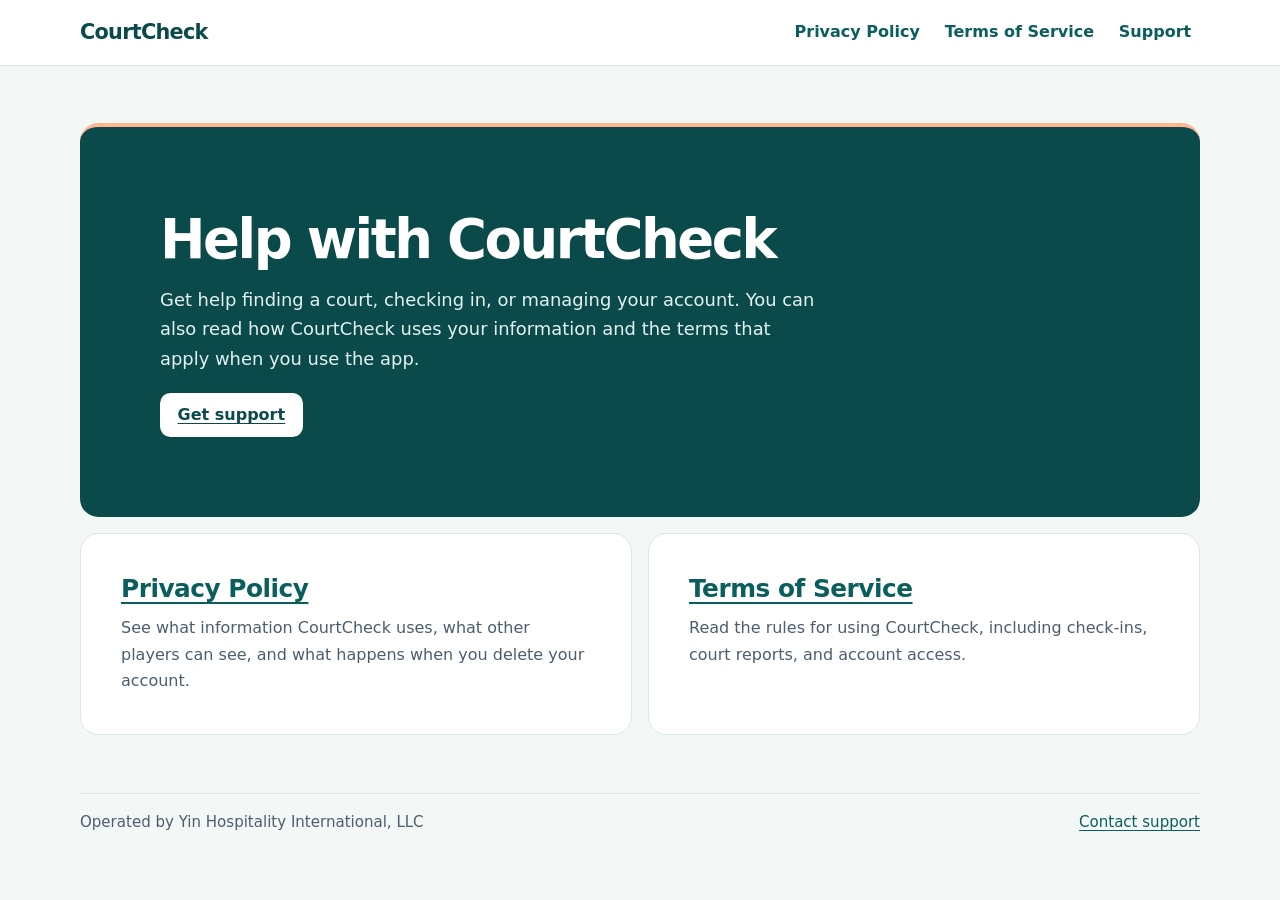
<file: index.html>
<!doctype html>
<html lang="en">
<head>
  <meta charset="utf-8">
  <meta name="viewport" content="width=device-width, initial-scale=1">
  <meta name="description" content="Get help with CourtCheck and read the CourtCheck Privacy Policy and Terms of Service.">
  <title>CourtCheck | Help and legal information</title>
  <link rel="stylesheet" href="./assets/style.css">
</head>
<body>
  <a class="skip-link" href="#main">Skip to content</a>
  <header class="site-header">
    <div class="shell masthead">
      <a class="brand" href="./" aria-current="page">CourtCheck</a>
      <nav aria-label="Main navigation">
        <a href="./privacy/">Privacy Policy</a>
        <a href="./terms/">Terms of Service</a>
        <a href="./support/">Support</a>
      </nav>
    </div>
  </header>
  <main id="main" class="shell home">
    <section class="hero">
      <h1>Help with CourtCheck</h1>
      <p>Get help finding a court, checking in, or managing your account. You can also read how CourtCheck uses your information and the terms that apply when you use the app.</p>
      <a class="button button-light" href="./support/">Get support</a>
    </section>
    <div class="summary-grid">
      <section class="panel summary">
        <h2><a href="./privacy/">Privacy Policy</a></h2>
        <p>See what information CourtCheck uses, what other players can see, and what happens when you delete your account.</p>
      </section>
      <section class="panel summary">
        <h2><a href="./terms/">Terms of Service</a></h2>
        <p>Read the rules for using CourtCheck, including check-ins, court reports, and account access.</p>
      </section>
    </div>
  </main>
  <footer class="shell site-footer">
    <p>Operated by Yin Hospitality International, LLC</p>
    <p><a href="./support/">Contact support</a></p>
  </footer>
</body>
</html>
</file>
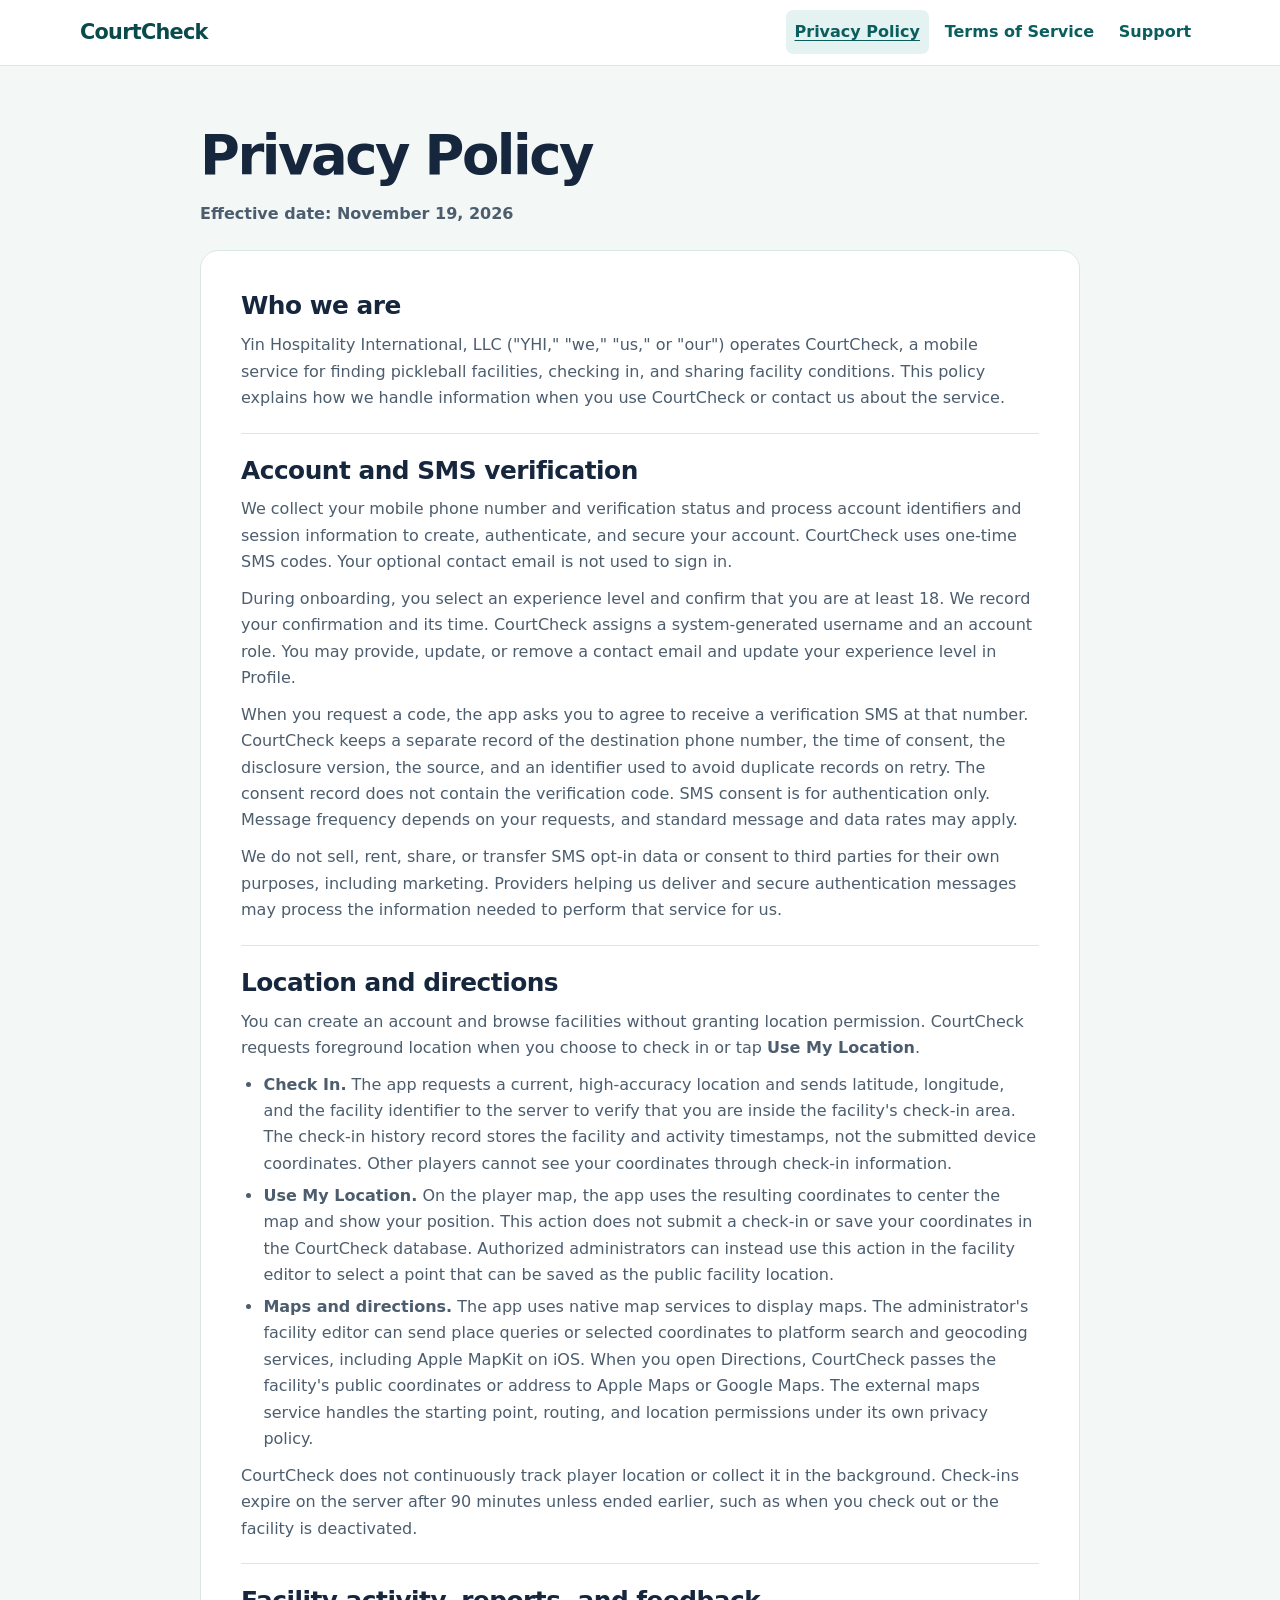
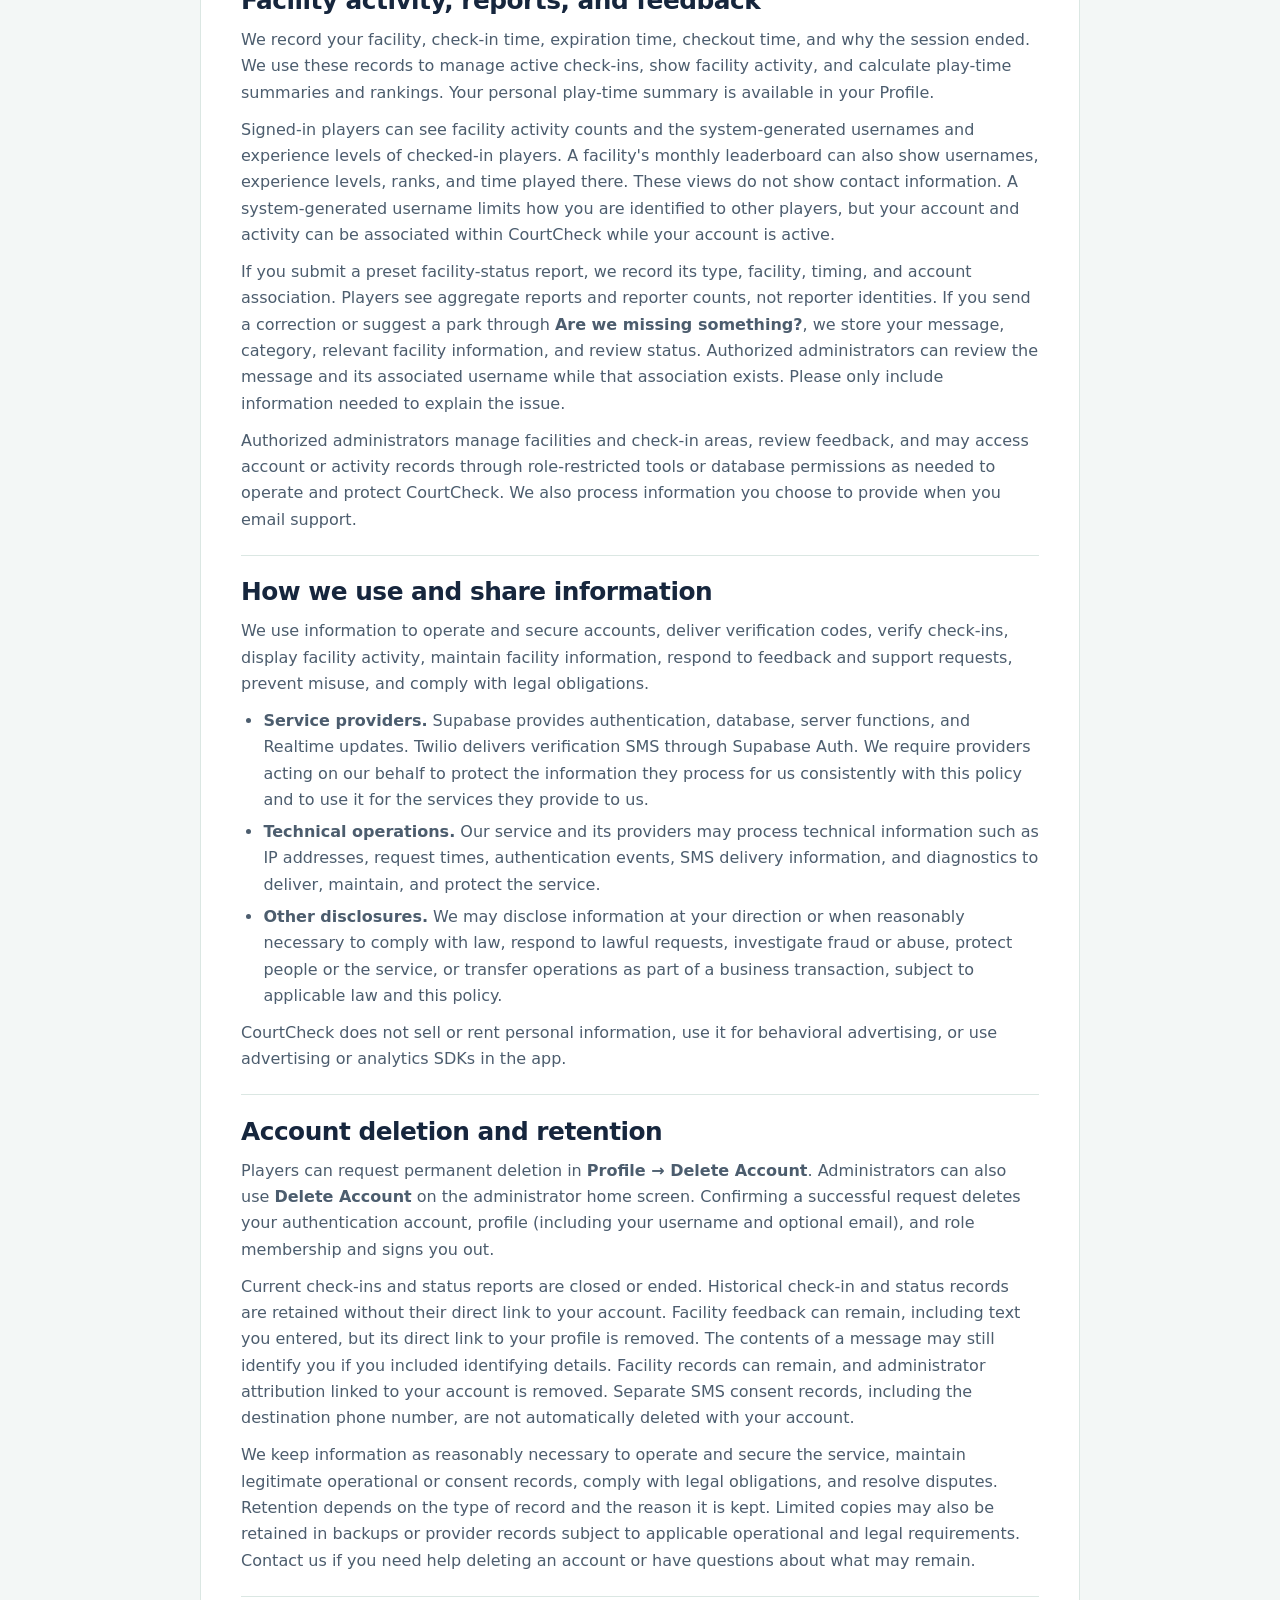
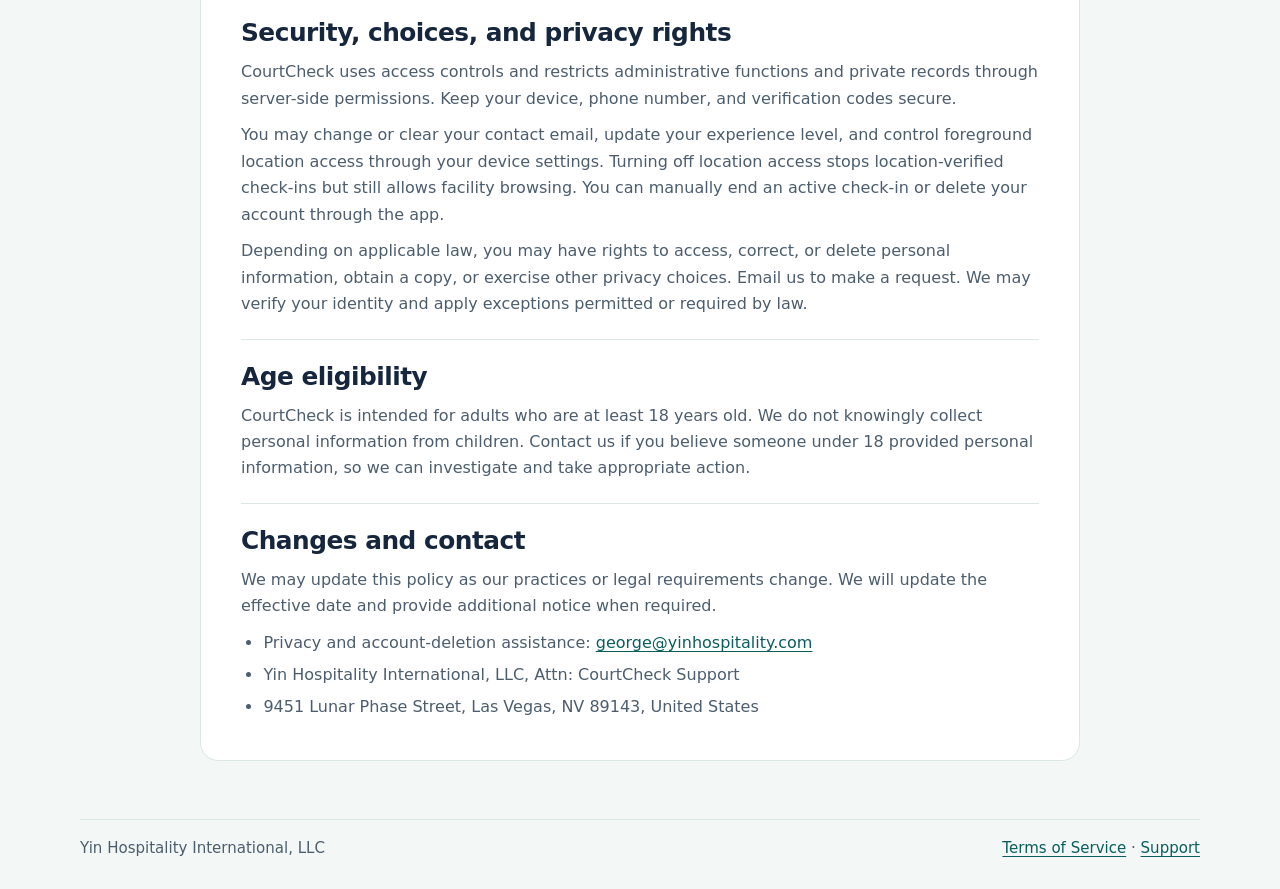
<file: privacy/index.html>
<!doctype html>
<!-- Generated by scripts/generate-legal.mjs. Edit the source document. -->
<html lang="en">
<head>
  <meta charset="utf-8">
  <meta name="viewport" content="width=device-width, initial-scale=1">
  <meta name="description" content="How CourtCheck collects, uses, and protects your information and how to exercise your privacy choices.">
  <title>Privacy Policy | CourtCheck</title>
  <link rel="stylesheet" href="../assets/style.css">
</head>
<body>
  <a class="skip-link" href="#main">Skip to content</a>
  <header class="site-header">
    <div class="shell masthead">
      <a class="brand" href="../">CourtCheck</a>
      <nav aria-label="Main navigation">
        <a href="../privacy/" aria-current="page">Privacy Policy</a>
        <a href="../terms/">Terms of Service</a>
        <a href="../support/">Support</a>
      </nav>
    </div>
  </header>
  <main id="main" class="shell document">
    <div class="page-heading">
      <h1>Privacy Policy</h1>
      <p class="effective-date">Effective date: November 19, 2026</p>
    </div>
    <article class="panel prose" aria-label="Privacy Policy">
        <section>
          <h2>Who we are</h2>
          <p>Yin Hospitality International, LLC (&quot;YHI,&quot; &quot;we,&quot; &quot;us,&quot; or &quot;our&quot;) operates CourtCheck, a mobile service for finding pickleball facilities, checking in, and sharing facility conditions. This policy explains how we handle information when you use CourtCheck or contact us about the service.</p>
        </section>
        <section>
          <h2>Account and SMS verification</h2>
          <p>We collect your mobile phone number and verification status and process account identifiers and session information to create, authenticate, and secure your account. CourtCheck uses one-time SMS codes. Your optional contact email is not used to sign in.</p>
          <p>During onboarding, you select an experience level and confirm that you are at least 18. We record your confirmation and its time. CourtCheck assigns a system-generated username and an account role. You may provide, update, or remove a contact email and update your experience level in Profile.</p>
          <p>When you request a code, the app asks you to agree to receive a verification SMS at that number. CourtCheck keeps a separate record of the destination phone number, the time of consent, the disclosure version, the source, and an identifier used to avoid duplicate records on retry. The consent record does not contain the verification code. SMS consent is for authentication only. Message frequency depends on your requests, and standard message and data rates may apply.</p>
          <p>We do not sell, rent, share, or transfer SMS opt-in data or consent to third parties for their own purposes, including marketing. Providers helping us deliver and secure authentication messages may process the information needed to perform that service for us.</p>
        </section>
        <section>
          <h2>Location and directions</h2>
          <p>You can create an account and browse facilities without granting location permission. CourtCheck requests foreground location when you choose to check in or tap <strong>Use My Location</strong>.</p>
          <ul>
            <li><strong>Check In.</strong> The app requests a current, high-accuracy location and sends latitude, longitude, and the facility identifier to the server to verify that you are inside the facility&#39;s check-in area. The check-in history record stores the facility and activity timestamps, not the submitted device coordinates. Other players cannot see your coordinates through check-in information.</li>
            <li><strong>Use My Location.</strong> On the player map, the app uses the resulting coordinates to center the map and show your position. This action does not submit a check-in or save your coordinates in the CourtCheck database. Authorized administrators can instead use this action in the facility editor to select a point that can be saved as the public facility location.</li>
            <li><strong>Maps and directions.</strong> The app uses native map services to display maps. The administrator&#39;s facility editor can send place queries or selected coordinates to platform search and geocoding services, including Apple MapKit on iOS. When you open Directions, CourtCheck passes the facility&#39;s public coordinates or address to Apple Maps or Google Maps. The external maps service handles the starting point, routing, and location permissions under its own privacy policy.</li>
          </ul>
          <p>CourtCheck does not continuously track player location or collect it in the background. Check-ins expire on the server after 90 minutes unless ended earlier, such as when you check out or the facility is deactivated.</p>
        </section>
        <section>
          <h2>Facility activity, reports, and feedback</h2>
          <p>We record your facility, check-in time, expiration time, checkout time, and why the session ended. We use these records to manage active check-ins, show facility activity, and calculate play-time summaries and rankings. Your personal play-time summary is available in your Profile.</p>
          <p>Signed-in players can see facility activity counts and the system-generated usernames and experience levels of checked-in players. A facility&#39;s monthly leaderboard can also show usernames, experience levels, ranks, and time played there. These views do not show contact information. A system-generated username limits how you are identified to other players, but your account and activity can be associated within CourtCheck while your account is active.</p>
          <p>If you submit a preset facility-status report, we record its type, facility, timing, and account association. Players see aggregate reports and reporter counts, not reporter identities. If you send a correction or suggest a park through <strong>Are we missing something?</strong>, we store your message, category, relevant facility information, and review status. Authorized administrators can review the message and its associated username while that association exists. Please only include information needed to explain the issue.</p>
          <p>Authorized administrators manage facilities and check-in areas, review feedback, and may access account or activity records through role-restricted tools or database permissions as needed to operate and protect CourtCheck. We also process information you choose to provide when you email support.</p>
        </section>
        <section>
          <h2>How we use and share information</h2>
          <p>We use information to operate and secure accounts, deliver verification codes, verify check-ins, display facility activity, maintain facility information, respond to feedback and support requests, prevent misuse, and comply with legal obligations.</p>
          <ul>
            <li><strong>Service providers.</strong> Supabase provides authentication, database, server functions, and Realtime updates. Twilio delivers verification SMS through Supabase Auth. We require providers acting on our behalf to protect the information they process for us consistently with this policy and to use it for the services they provide to us.</li>
            <li><strong>Technical operations.</strong> Our service and its providers may process technical information such as IP addresses, request times, authentication events, SMS delivery information, and diagnostics to deliver, maintain, and protect the service.</li>
            <li><strong>Other disclosures.</strong> We may disclose information at your direction or when reasonably necessary to comply with law, respond to lawful requests, investigate fraud or abuse, protect people or the service, or transfer operations as part of a business transaction, subject to applicable law and this policy.</li>
          </ul>
          <p>CourtCheck does not sell or rent personal information, use it for behavioral advertising, or use advertising or analytics SDKs in the app.</p>
        </section>
        <section>
          <h2>Account deletion and retention</h2>
          <p>Players can request permanent deletion in <strong>Profile → Delete Account</strong>. Administrators can also use <strong>Delete Account</strong> on the administrator home screen. Confirming a successful request deletes your authentication account, profile (including your username and optional email), and role membership and signs you out.</p>
          <p>Current check-ins and status reports are closed or ended. Historical check-in and status records are retained without their direct link to your account. Facility feedback can remain, including text you entered, but its direct link to your profile is removed. The contents of a message may still identify you if you included identifying details. Facility records can remain, and administrator attribution linked to your account is removed. Separate SMS consent records, including the destination phone number, are not automatically deleted with your account.</p>
          <p>We keep information as reasonably necessary to operate and secure the service, maintain legitimate operational or consent records, comply with legal obligations, and resolve disputes. Retention depends on the type of record and the reason it is kept. Limited copies may also be retained in backups or provider records subject to applicable operational and legal requirements. Contact us if you need help deleting an account or have questions about what may remain.</p>
        </section>
        <section>
          <h2>Security, choices, and privacy rights</h2>
          <p>CourtCheck uses access controls and restricts administrative functions and private records through server-side permissions. Keep your device, phone number, and verification codes secure.</p>
          <p>You may change or clear your contact email, update your experience level, and control foreground location access through your device settings. Turning off location access stops location-verified check-ins but still allows facility browsing. You can manually end an active check-in or delete your account through the app.</p>
          <p>Depending on applicable law, you may have rights to access, correct, or delete personal information, obtain a copy, or exercise other privacy choices. Email us to make a request. We may verify your identity and apply exceptions permitted or required by law.</p>
        </section>
        <section>
          <h2>Age eligibility</h2>
          <p>CourtCheck is intended for adults who are at least 18 years old. We do not knowingly collect personal information from children. Contact us if you believe someone under 18 provided personal information, so we can investigate and take appropriate action.</p>
        </section>
        <section>
          <h2>Changes and contact</h2>
          <p>We may update this policy as our practices or legal requirements change. We will update the effective date and provide additional notice when required.</p>
          <ul>
            <li>Privacy and account-deletion assistance: <a href="mailto:george@yinhospitality.com">george@yinhospitality.com</a></li>
            <li>Yin Hospitality International, LLC, Attn: CourtCheck Support</li>
            <li>9451 Lunar Phase Street, Las Vegas, NV 89143, United States</li>
          </ul>
        </section>
    </article>
  </main>
  <footer class="shell site-footer">
    <p>Yin Hospitality International, LLC</p>
    <p><a href="../terms/">Terms of Service</a> · <a href="../support/">Support</a></p>
  </footer>
</body>
</html>
</file>
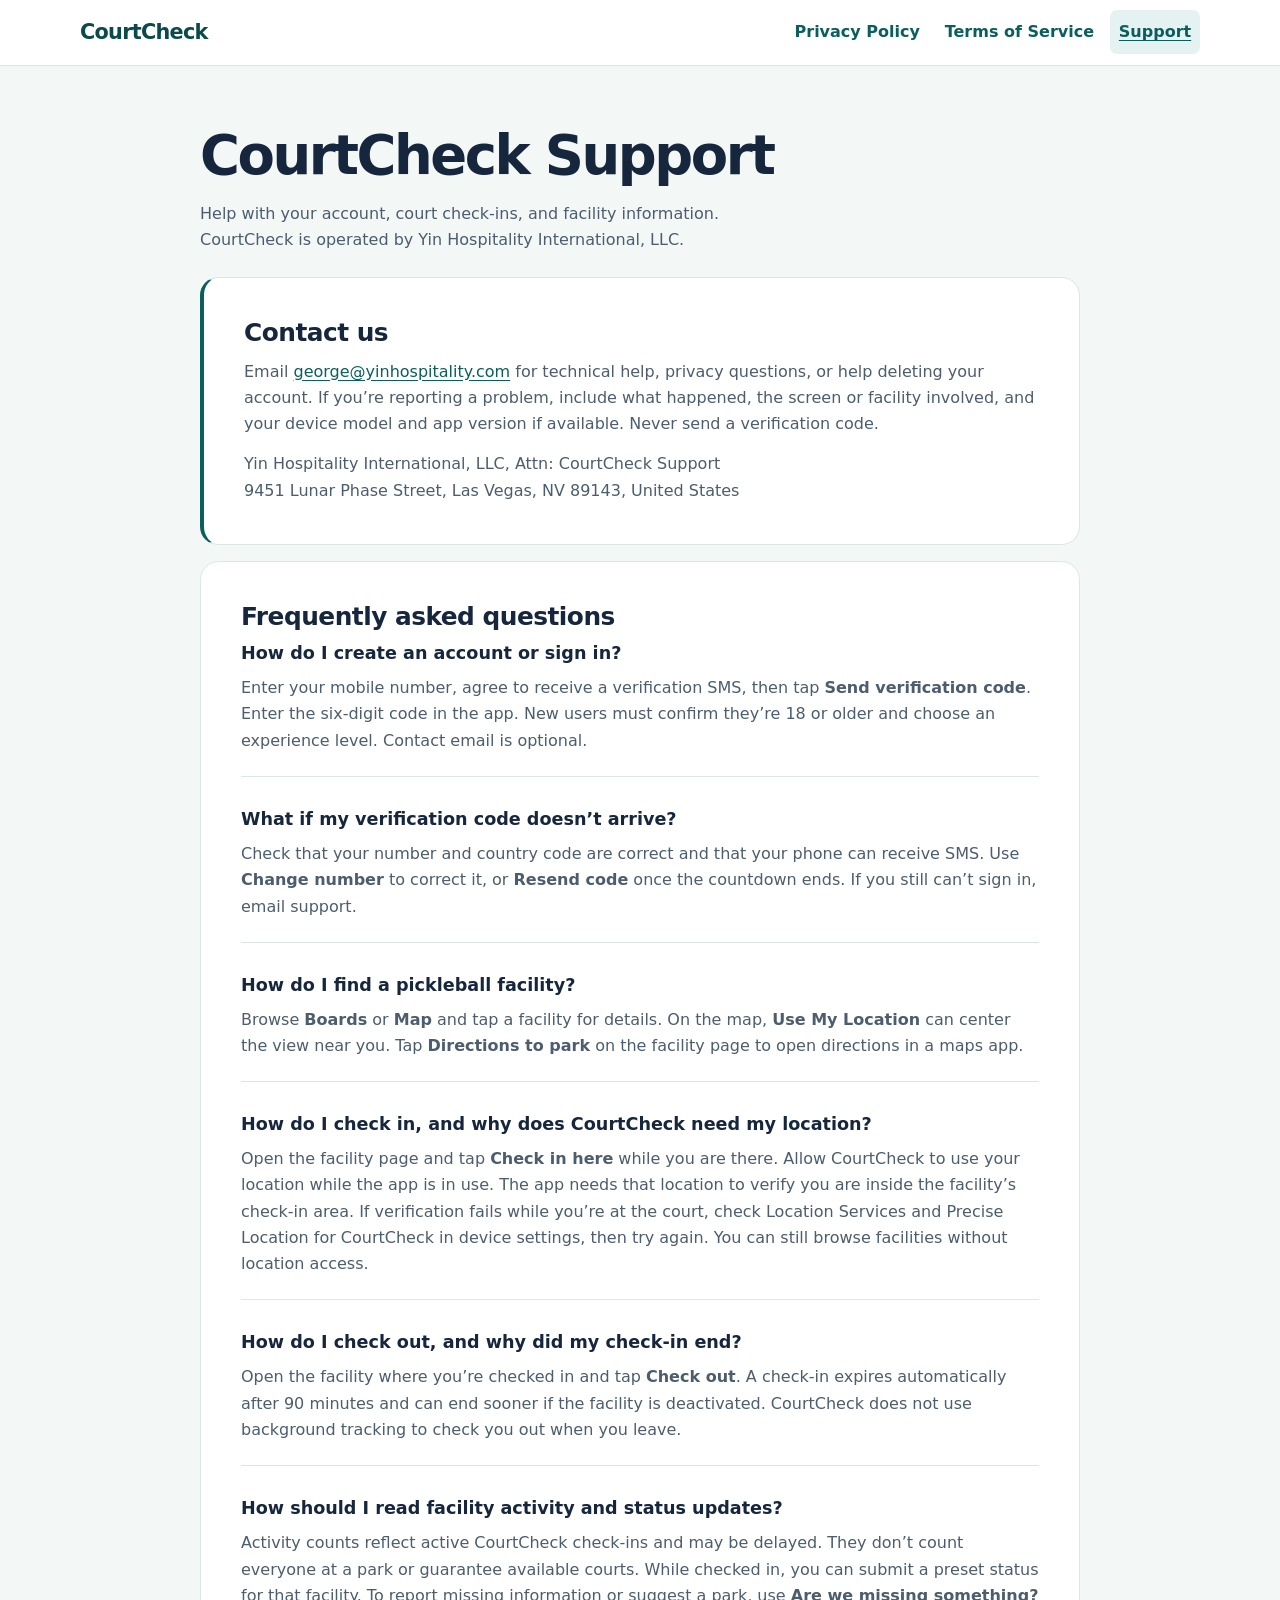
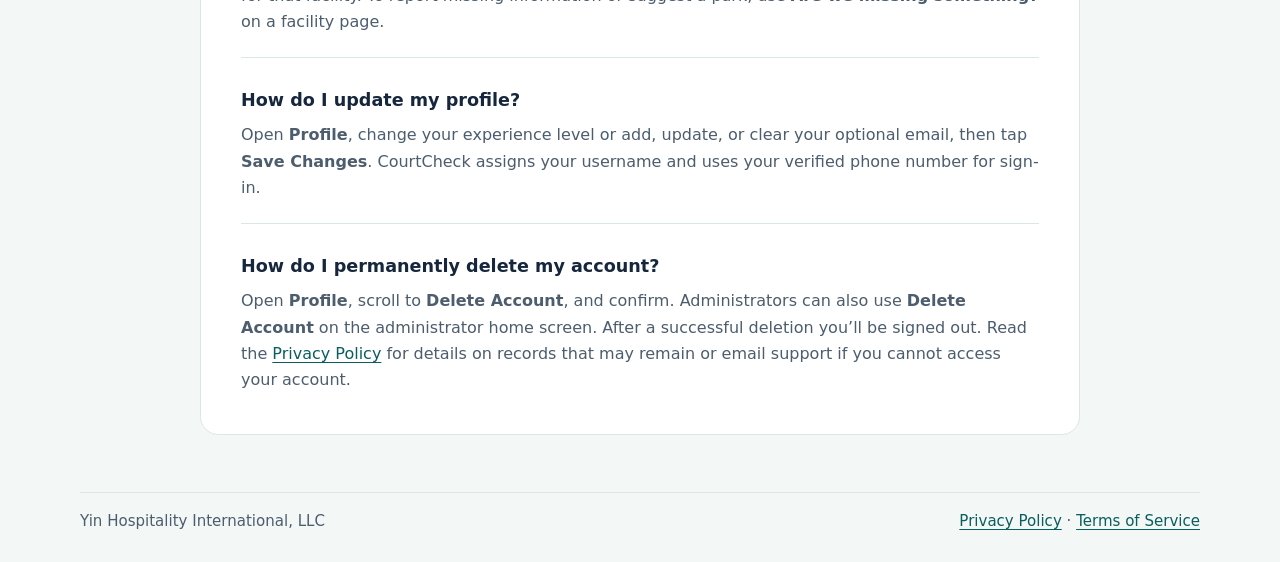
<file: support/index.html>
<!doctype html>
<html lang="en">
<head>
  <meta charset="utf-8">
  <meta name="viewport" content="width=device-width, initial-scale=1">
  <meta name="description" content="Contact CourtCheck support or get help with signing in, finding courts, check-ins, privacy, and account deletion.">
  <title>Support | CourtCheck</title>
  <link rel="stylesheet" href="../assets/style.css">
</head>
<body>
  <a class="skip-link" href="#main">Skip to content</a>
  <header class="site-header">
    <div class="shell masthead">
      <a class="brand" href="../">CourtCheck</a>
      <nav aria-label="Main navigation">
        <a href="../privacy/">Privacy Policy</a>
        <a href="../terms/">Terms of Service</a>
        <a href="../support/" aria-current="page">Support</a>
      </nav>
    </div>
  </header>
  <main id="main" class="shell document">
    <div class="page-heading">
      <h1>CourtCheck Support</h1>
      <p>Help with your account, court check-ins, and facility information. CourtCheck is operated by Yin Hospitality International, LLC.</p>
    </div>

    <section class="panel contact" aria-labelledby="contact-heading">
      <h2 id="contact-heading">Contact us</h2>
      <p>Email <a href="mailto:george@yinhospitality.com">george@yinhospitality.com</a> for technical help, privacy questions, or help deleting your account. If you’re reporting a problem, include what happened, the screen or facility involved, and your device model and app version if available. Never send a verification code.</p>
      <address>
        Yin Hospitality International, LLC, Attn: CourtCheck Support<br>
        9451 Lunar Phase Street, Las Vegas, NV 89143, United States
      </address>
    </section>

    <section class="panel prose" aria-labelledby="faq-heading">
      <h2 id="faq-heading">Frequently asked questions</h2>
      <section>
        <h3>How do I create an account or sign in?</h3>
        <p>Enter your mobile number, agree to receive a verification SMS, then tap <strong>Send verification code</strong>. Enter the six-digit code in the app. New users must confirm they’re 18 or older and choose an experience level. Contact email is optional.</p>
      </section>
      <section>
        <h3>What if my verification code doesn’t arrive?</h3>
        <p>Check that your number and country code are correct and that your phone can receive SMS. Use <strong>Change number</strong> to correct it, or <strong>Resend code</strong> once the countdown ends. If you still can’t sign in, email support.</p>
      </section>
      <section>
        <h3>How do I find a pickleball facility?</h3>
        <p>Browse <strong>Boards</strong> or <strong>Map</strong> and tap a facility for details. On the map, <strong>Use My Location</strong> can center the view near you. Tap <strong>Directions to park</strong> on the facility page to open directions in a maps app.</p>
      </section>
      <section>
        <h3>How do I check in, and why does CourtCheck need my location?</h3>
        <p>Open the facility page and tap <strong>Check in here</strong> while you are there. Allow CourtCheck to use your location while the app is in use. The app needs that location to verify you are inside the facility’s check-in area. If verification fails while you’re at the court, check Location Services and Precise Location for CourtCheck in device settings, then try again. You can still browse facilities without location access.</p>
      </section>
      <section>
        <h3>How do I check out, and why did my check-in end?</h3>
        <p>Open the facility where you’re checked in and tap <strong>Check out</strong>. A check-in expires automatically after 90 minutes and can end sooner if the facility is deactivated. CourtCheck does not use background tracking to check you out when you leave.</p>
      </section>
      <section>
        <h3>How should I read facility activity and status updates?</h3>
        <p>Activity counts reflect active CourtCheck check-ins and may be delayed. They don’t count everyone at a park or guarantee available courts. While checked in, you can submit a preset status for that facility. To report missing information or suggest a park, use <strong>Are we missing something?</strong> on a facility page.</p>
      </section>
      <section>
        <h3>How do I update my profile?</h3>
        <p>Open <strong>Profile</strong>, change your experience level or add, update, or clear your optional email, then tap <strong>Save Changes</strong>. CourtCheck assigns your username and uses your verified phone number for sign-in.</p>
      </section>
      <section>
        <h3>How do I permanently delete my account?</h3>
        <p>Open <strong>Profile</strong>, scroll to <strong>Delete Account</strong>, and confirm. Administrators can also use <strong>Delete Account</strong> on the administrator home screen. After a successful deletion you’ll be signed out. Read the <a href="../privacy/">Privacy Policy</a> for details on records that may remain or email support if you cannot access your account.</p>
      </section>
    </section>
  </main>
  <footer class="shell site-footer">
    <p>Yin Hospitality International, LLC</p>
    <p><a href="../privacy/">Privacy Policy</a> · <a href="../terms/">Terms of Service</a></p>
  </footer>
</body>
</html>
</file>
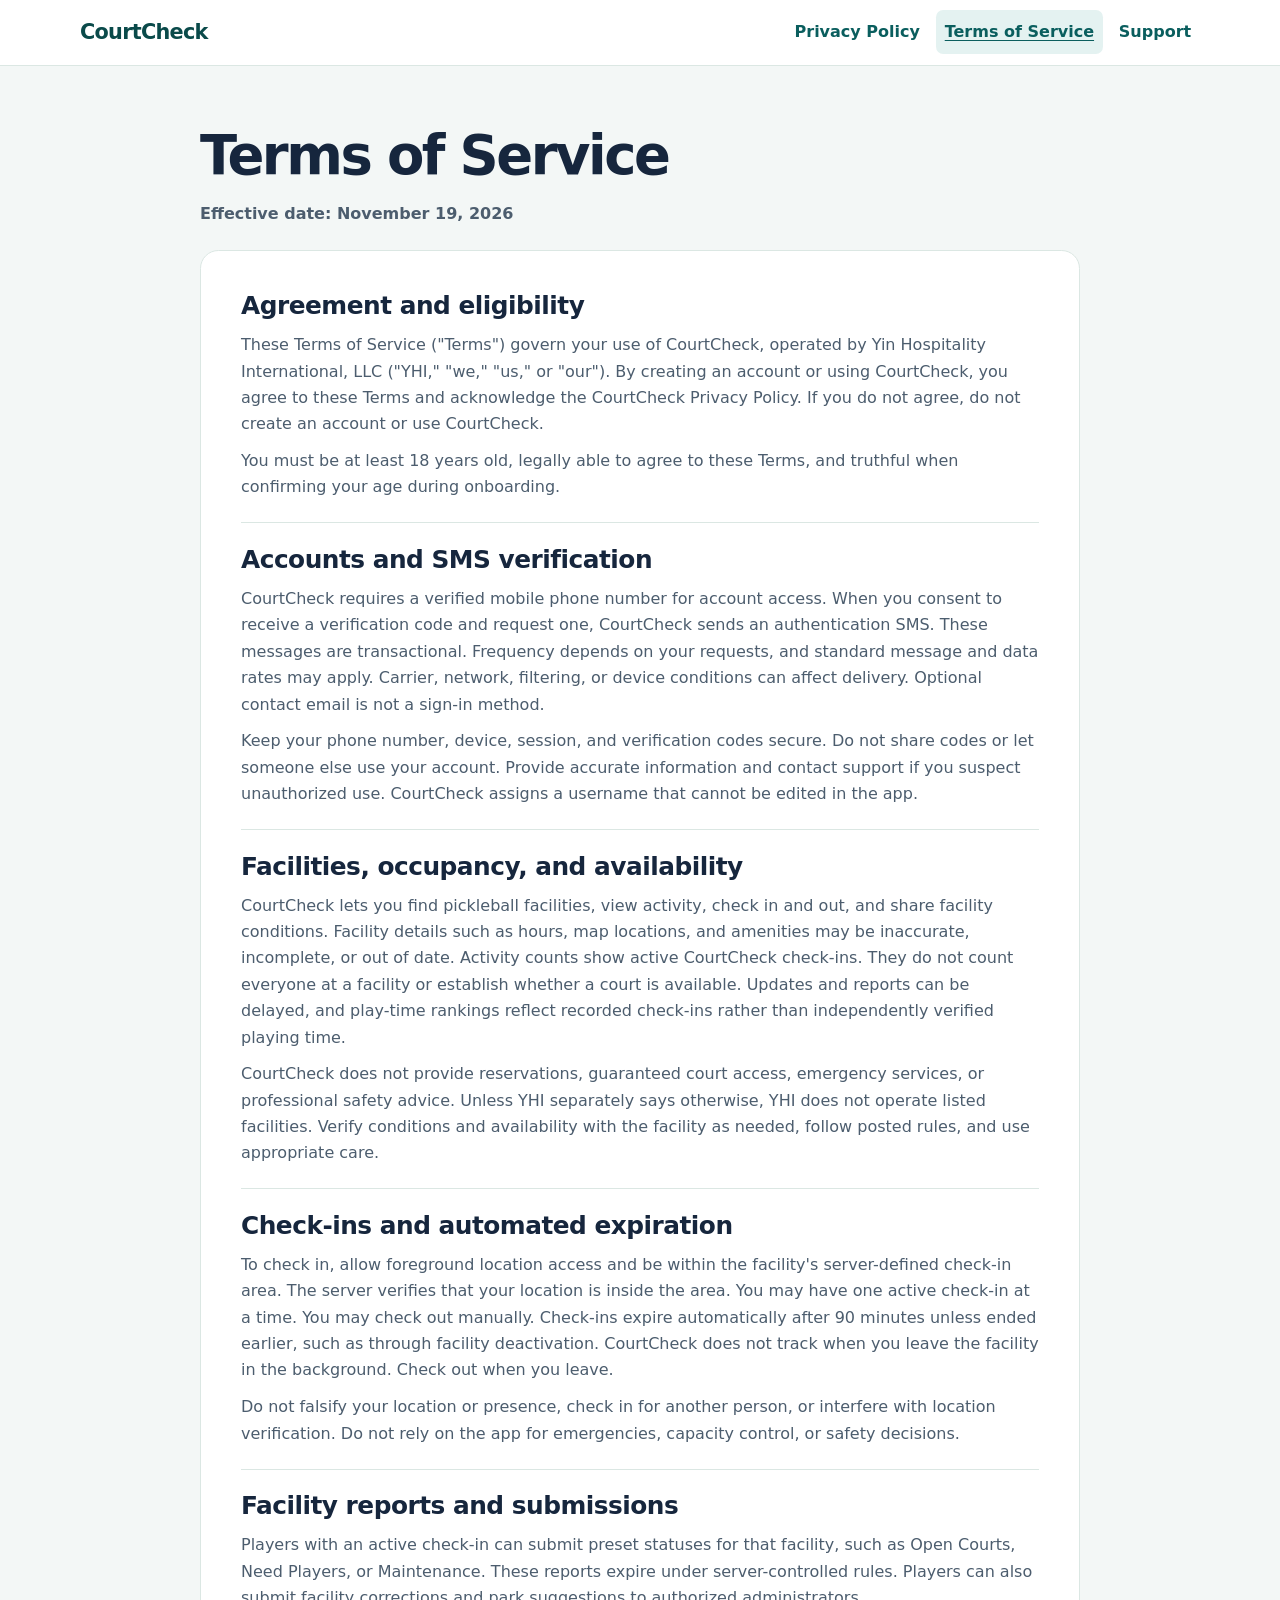
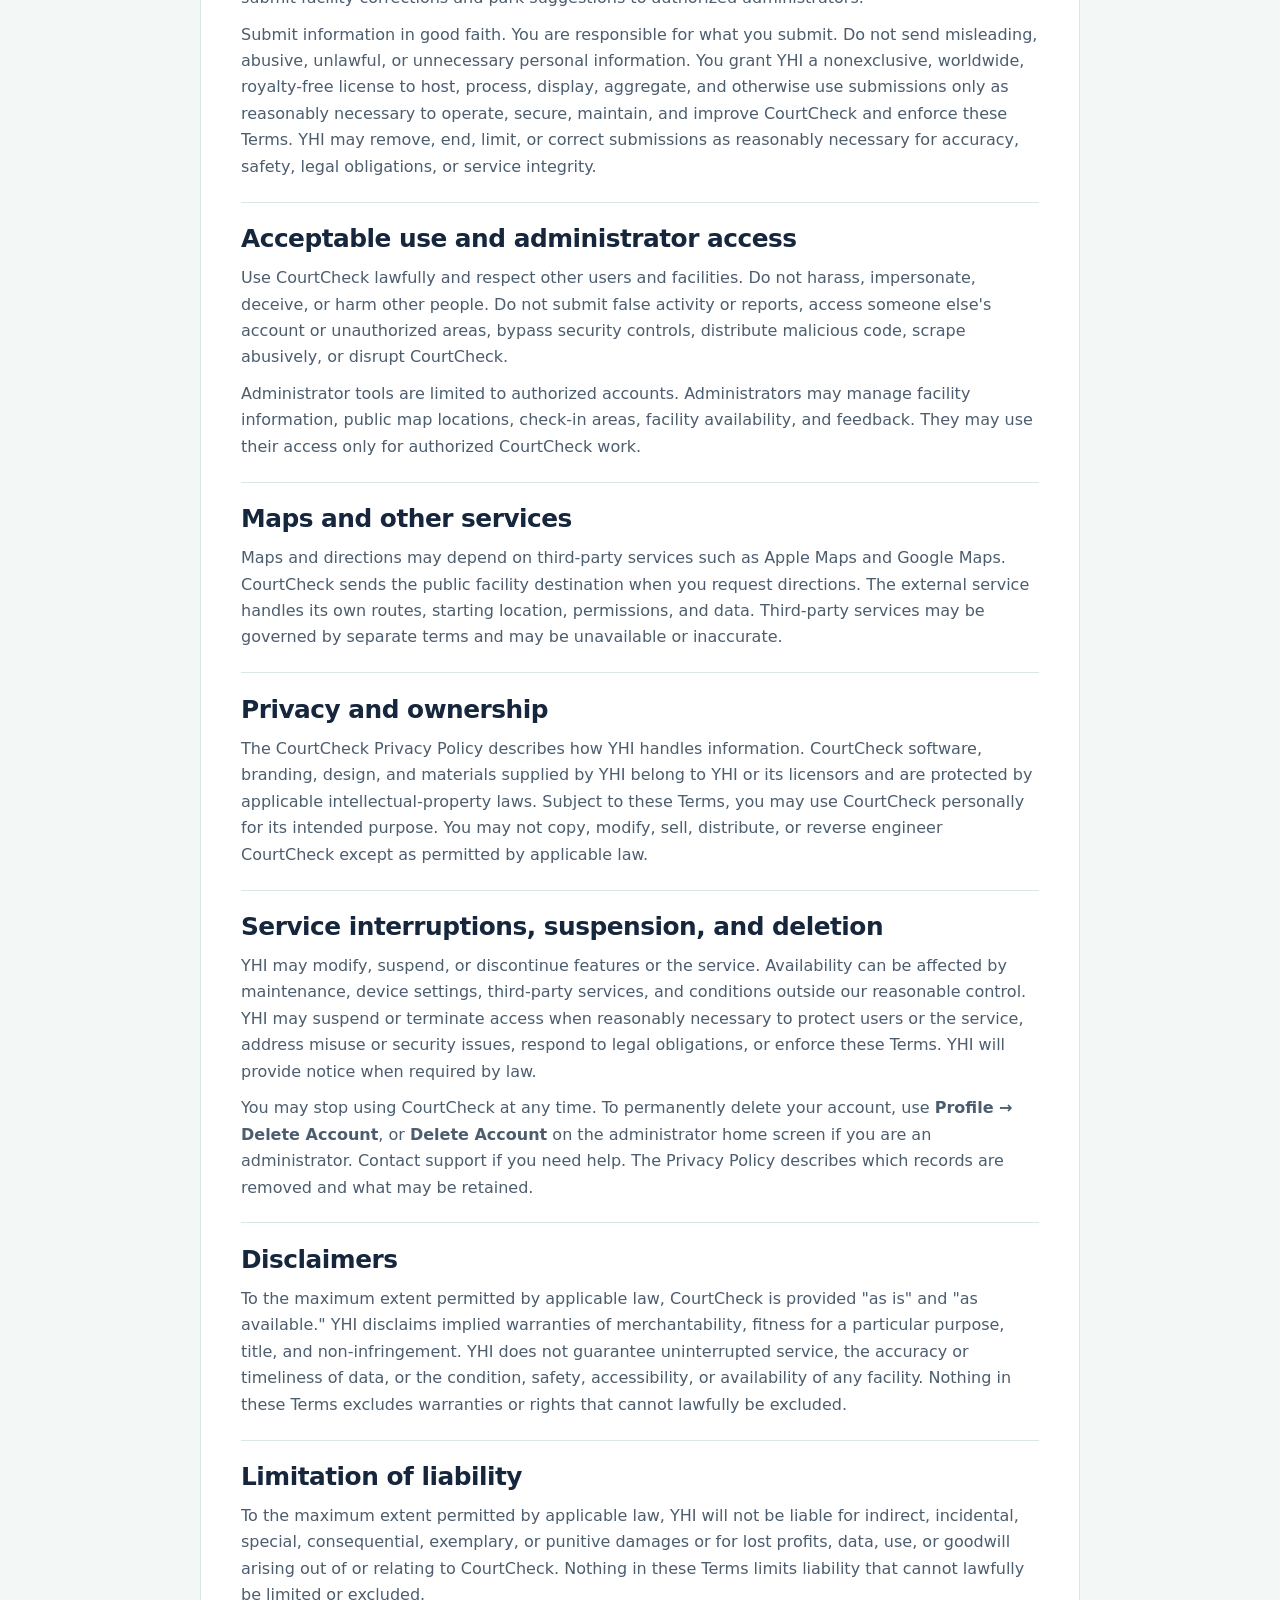
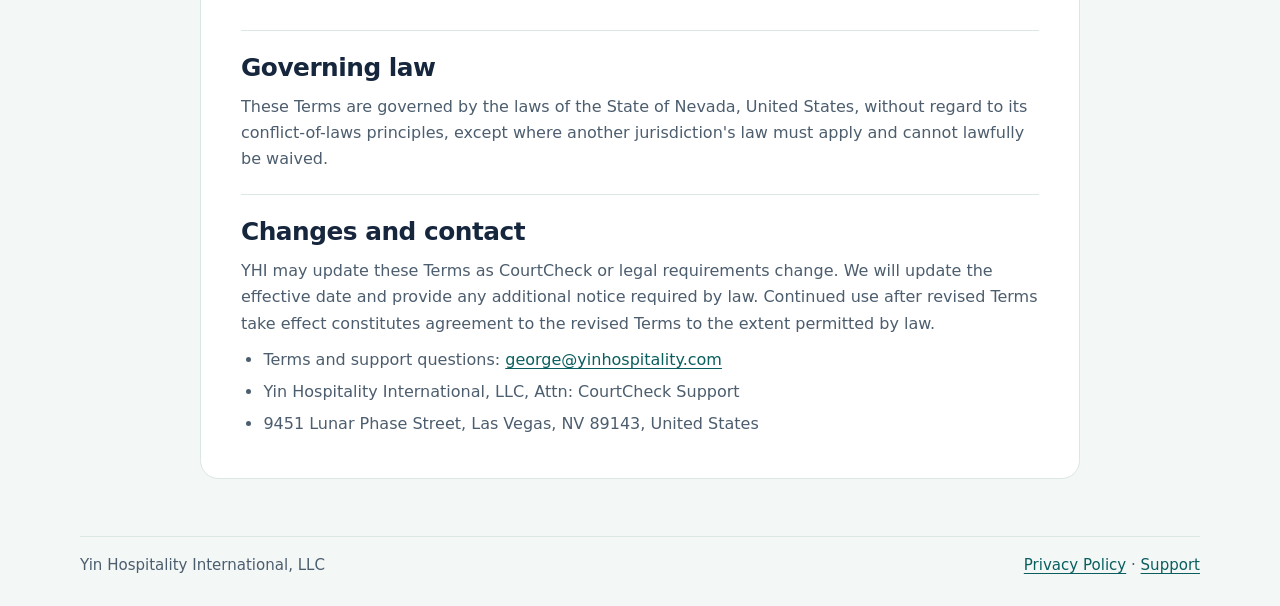
<file: terms/index.html>
<!doctype html>
<!-- Generated by scripts/generate-legal.mjs. Edit the source document. -->
<html lang="en">
<head>
  <meta charset="utf-8">
  <meta name="viewport" content="width=device-width, initial-scale=1">
  <meta name="description" content="The terms that apply when you use CourtCheck to find pickleball facilities, check in, or share facility conditions.">
  <title>Terms of Service | CourtCheck</title>
  <link rel="stylesheet" href="../assets/style.css">
</head>
<body>
  <a class="skip-link" href="#main">Skip to content</a>
  <header class="site-header">
    <div class="shell masthead">
      <a class="brand" href="../">CourtCheck</a>
      <nav aria-label="Main navigation">
        <a href="../privacy/">Privacy Policy</a>
        <a href="../terms/" aria-current="page">Terms of Service</a>
        <a href="../support/">Support</a>
      </nav>
    </div>
  </header>
  <main id="main" class="shell document">
    <div class="page-heading">
      <h1>Terms of Service</h1>
      <p class="effective-date">Effective date: November 19, 2026</p>
    </div>
    <article class="panel prose" aria-label="Terms of Service">
        <section>
          <h2>Agreement and eligibility</h2>
          <p>These Terms of Service (&quot;Terms&quot;) govern your use of CourtCheck, operated by Yin Hospitality International, LLC (&quot;YHI,&quot; &quot;we,&quot; &quot;us,&quot; or &quot;our&quot;). By creating an account or using CourtCheck, you agree to these Terms and acknowledge the CourtCheck Privacy Policy. If you do not agree, do not create an account or use CourtCheck.</p>
          <p>You must be at least 18 years old, legally able to agree to these Terms, and truthful when confirming your age during onboarding.</p>
        </section>
        <section>
          <h2>Accounts and SMS verification</h2>
          <p>CourtCheck requires a verified mobile phone number for account access. When you consent to receive a verification code and request one, CourtCheck sends an authentication SMS. These messages are transactional. Frequency depends on your requests, and standard message and data rates may apply. Carrier, network, filtering, or device conditions can affect delivery. Optional contact email is not a sign-in method.</p>
          <p>Keep your phone number, device, session, and verification codes secure. Do not share codes or let someone else use your account. Provide accurate information and contact support if you suspect unauthorized use. CourtCheck assigns a username that cannot be edited in the app.</p>
        </section>
        <section>
          <h2>Facilities, occupancy, and availability</h2>
          <p>CourtCheck lets you find pickleball facilities, view activity, check in and out, and share facility conditions. Facility details such as hours, map locations, and amenities may be inaccurate, incomplete, or out of date. Activity counts show active CourtCheck check-ins. They do not count everyone at a facility or establish whether a court is available. Updates and reports can be delayed, and play-time rankings reflect recorded check-ins rather than independently verified playing time.</p>
          <p>CourtCheck does not provide reservations, guaranteed court access, emergency services, or professional safety advice. Unless YHI separately says otherwise, YHI does not operate listed facilities. Verify conditions and availability with the facility as needed, follow posted rules, and use appropriate care.</p>
        </section>
        <section>
          <h2>Check-ins and automated expiration</h2>
          <p>To check in, allow foreground location access and be within the facility&#39;s server-defined check-in area. The server verifies that your location is inside the area. You may have one active check-in at a time. You may check out manually. Check-ins expire automatically after 90 minutes unless ended earlier, such as through facility deactivation. CourtCheck does not track when you leave the facility in the background. Check out when you leave.</p>
          <p>Do not falsify your location or presence, check in for another person, or interfere with location verification. Do not rely on the app for emergencies, capacity control, or safety decisions.</p>
        </section>
        <section>
          <h2>Facility reports and submissions</h2>
          <p>Players with an active check-in can submit preset statuses for that facility, such as Open Courts, Need Players, or Maintenance. These reports expire under server-controlled rules. Players can also submit facility corrections and park suggestions to authorized administrators.</p>
          <p>Submit information in good faith. You are responsible for what you submit. Do not send misleading, abusive, unlawful, or unnecessary personal information. You grant YHI a nonexclusive, worldwide, royalty-free license to host, process, display, aggregate, and otherwise use submissions only as reasonably necessary to operate, secure, maintain, and improve CourtCheck and enforce these Terms. YHI may remove, end, limit, or correct submissions as reasonably necessary for accuracy, safety, legal obligations, or service integrity.</p>
        </section>
        <section>
          <h2>Acceptable use and administrator access</h2>
          <p>Use CourtCheck lawfully and respect other users and facilities. Do not harass, impersonate, deceive, or harm other people. Do not submit false activity or reports, access someone else&#39;s account or unauthorized areas, bypass security controls, distribute malicious code, scrape abusively, or disrupt CourtCheck.</p>
          <p>Administrator tools are limited to authorized accounts. Administrators may manage facility information, public map locations, check-in areas, facility availability, and feedback. They may use their access only for authorized CourtCheck work.</p>
        </section>
        <section>
          <h2>Maps and other services</h2>
          <p>Maps and directions may depend on third-party services such as Apple Maps and Google Maps. CourtCheck sends the public facility destination when you request directions. The external service handles its own routes, starting location, permissions, and data. Third-party services may be governed by separate terms and may be unavailable or inaccurate.</p>
        </section>
        <section>
          <h2>Privacy and ownership</h2>
          <p>The CourtCheck Privacy Policy describes how YHI handles information. CourtCheck software, branding, design, and materials supplied by YHI belong to YHI or its licensors and are protected by applicable intellectual-property laws. Subject to these Terms, you may use CourtCheck personally for its intended purpose. You may not copy, modify, sell, distribute, or reverse engineer CourtCheck except as permitted by applicable law.</p>
        </section>
        <section>
          <h2>Service interruptions, suspension, and deletion</h2>
          <p>YHI may modify, suspend, or discontinue features or the service. Availability can be affected by maintenance, device settings, third-party services, and conditions outside our reasonable control. YHI may suspend or terminate access when reasonably necessary to protect users or the service, address misuse or security issues, respond to legal obligations, or enforce these Terms. YHI will provide notice when required by law.</p>
          <p>You may stop using CourtCheck at any time. To permanently delete your account, use <strong>Profile → Delete Account</strong>, or <strong>Delete Account</strong> on the administrator home screen if you are an administrator. Contact support if you need help. The Privacy Policy describes which records are removed and what may be retained.</p>
        </section>
        <section>
          <h2>Disclaimers</h2>
          <p>To the maximum extent permitted by applicable law, CourtCheck is provided &quot;as is&quot; and &quot;as available.&quot; YHI disclaims implied warranties of merchantability, fitness for a particular purpose, title, and non-infringement. YHI does not guarantee uninterrupted service, the accuracy or timeliness of data, or the condition, safety, accessibility, or availability of any facility. Nothing in these Terms excludes warranties or rights that cannot lawfully be excluded.</p>
        </section>
        <section>
          <h2>Limitation of liability</h2>
          <p>To the maximum extent permitted by applicable law, YHI will not be liable for indirect, incidental, special, consequential, exemplary, or punitive damages or for lost profits, data, use, or goodwill arising out of or relating to CourtCheck. Nothing in these Terms limits liability that cannot lawfully be limited or excluded.</p>
        </section>
        <section>
          <h2>Governing law</h2>
          <p>These Terms are governed by the laws of the State of Nevada, United States, without regard to its conflict-of-laws principles, except where another jurisdiction&#39;s law must apply and cannot lawfully be waived.</p>
        </section>
        <section>
          <h2>Changes and contact</h2>
          <p>YHI may update these Terms as CourtCheck or legal requirements change. We will update the effective date and provide any additional notice required by law. Continued use after revised Terms take effect constitutes agreement to the revised Terms to the extent permitted by law.</p>
          <ul>
            <li>Terms and support questions: <a href="mailto:george@yinhospitality.com">george@yinhospitality.com</a></li>
            <li>Yin Hospitality International, LLC, Attn: CourtCheck Support</li>
            <li>9451 Lunar Phase Street, Las Vegas, NV 89143, United States</li>
          </ul>
        </section>
    </article>
  </main>
  <footer class="shell site-footer">
    <p>Yin Hospitality International, LLC</p>
    <p><a href="../privacy/">Privacy Policy</a> · <a href="../support/">Support</a></p>
  </footer>
</body>
</html>
</file>
<file: assets/style.css>
:root {
  color-scheme: light;
  --ink: #16263d;
  --muted: #4c5d6e;
  --teal: #0a5e5e;
  --deep: #0a4a4a;
  --cloud: #f3f7f6;
  --line: #dbe7e3;
  --white: #fff;
  --orange: #ffb58f;
  font-family: system-ui, -apple-system, BlinkMacSystemFont, "Segoe UI", sans-serif;
  color: var(--ink);
  background: var(--cloud);
  line-height: 1.65;
}

*, *::before, *::after { box-sizing: border-box; }
body { margin: 0; }
a { color: var(--teal); text-underline-offset: .2em; }
a:hover { text-decoration-thickness: .14em; }
a:focus-visible { outline: 3px solid #ad4615; outline-offset: 3px; border-radius: 3px; }
address, a { overflow-wrap: anywhere; }
h1, h2, h3, p { margin: 0; }
h1, h2, h3 { line-height: 1.23; }
h1 { font-size: clamp(2.1rem, 6vw, 3.4rem); letter-spacing: -.045em; }
h2 { font-size: clamp(1.3rem, 3vw, 1.55rem); letter-spacing: -.02em; }
h3 { font-size: 1.1rem; }

.shell { width: min(70rem, calc(100% - 2rem)); margin-inline: auto; }
.site-header { background: var(--white); border-bottom: 1px solid var(--line); }
.masthead { display: flex; flex-wrap: wrap; align-items: center; justify-content: space-between; gap: .15rem 1.5rem; padding-block: .65rem; }
.brand { color: var(--deep); font-size: 1.3rem; font-weight: 850; letter-spacing: -.035em; text-decoration: none; }
nav { display: flex; flex-wrap: wrap; gap: .15rem .45rem; }
nav a, .brand { display: inline-flex; align-items: center; min-height: 2.75rem; }
nav a { padding-inline: .55rem; border-radius: .45rem; font-weight: 650; text-decoration: none; }
nav a:hover, nav a[aria-current="page"] { background: #e4f2f1; text-decoration: underline; }
.skip-link { position: absolute; z-index: 1; top: .5rem; left: .5rem; padding: .5rem .75rem; background: var(--white); transform: translateY(-200%); }
.skip-link:focus { transform: none; }

.home, .document { padding-block: clamp(1.5rem, 5vw, 3.6rem); }
.document { max-width: 55rem; }
.hero, .panel { border-radius: 1.15rem; }
.panel { padding: clamp(1rem, 4.5vw, 2.5rem); border: 1px solid var(--line); background: var(--white); }
.hero { padding: clamp(1.5rem, 7vw, 5rem); color: var(--white); background: var(--deep); border-top: .3rem solid var(--orange); }
.hero p, .page-heading p, .contact p, .summary p { margin-top: .65rem; }
.hero p, .page-heading p { max-width: 58ch; }
.hero p { color: #e4f2f1; font-size: 1.12rem; }
.button { display: inline-flex; min-height: 2.75rem; align-items: center; padding: .5rem 1.1rem; border-radius: .65rem; font-weight: 750; }
.button-light { margin-top: 1.25rem; color: var(--deep); background: var(--white); }
.button-light:focus-visible { outline-color: var(--orange); }
.summary-grid { display: grid; grid-template-columns: repeat(2, minmax(0, 1fr)); gap: 1rem; margin-top: 1rem; }
.summary p, .page-heading p, .prose p, .prose li, .contact p, address { color: var(--muted); }
.page-heading { margin-bottom: 1.45rem; }
.effective-date { font-weight: 650; }
.prose section + section { border-top: 1px solid var(--line); margin-top: 1.35rem; padding-top: 1.35rem; }
.prose p, .prose ul, .prose h2 + section, .prose h3 { margin-top: .65rem; }
.prose ul { margin-bottom: 0; padding-inline-start: 1.4rem; }
.prose li + li { margin-top: .35rem; }
.contact { margin-bottom: 1rem; border-inline-start: .3rem solid var(--teal); }
address { margin-top: .85rem; font-style: normal; }
.site-footer { display: flex; flex-wrap: wrap; justify-content: space-between; gap: .55rem 1.25rem; padding-block: 1rem 1.75rem; border-top: 1px solid var(--line); color: var(--muted); font-size: .94rem; }

@media (max-width: 38rem) {
  .masthead { align-items: flex-start; flex-direction: column; }
  nav a { padding-inline: .35rem; }
  .summary-grid { grid-template-columns: 1fr; }
}
</file>
